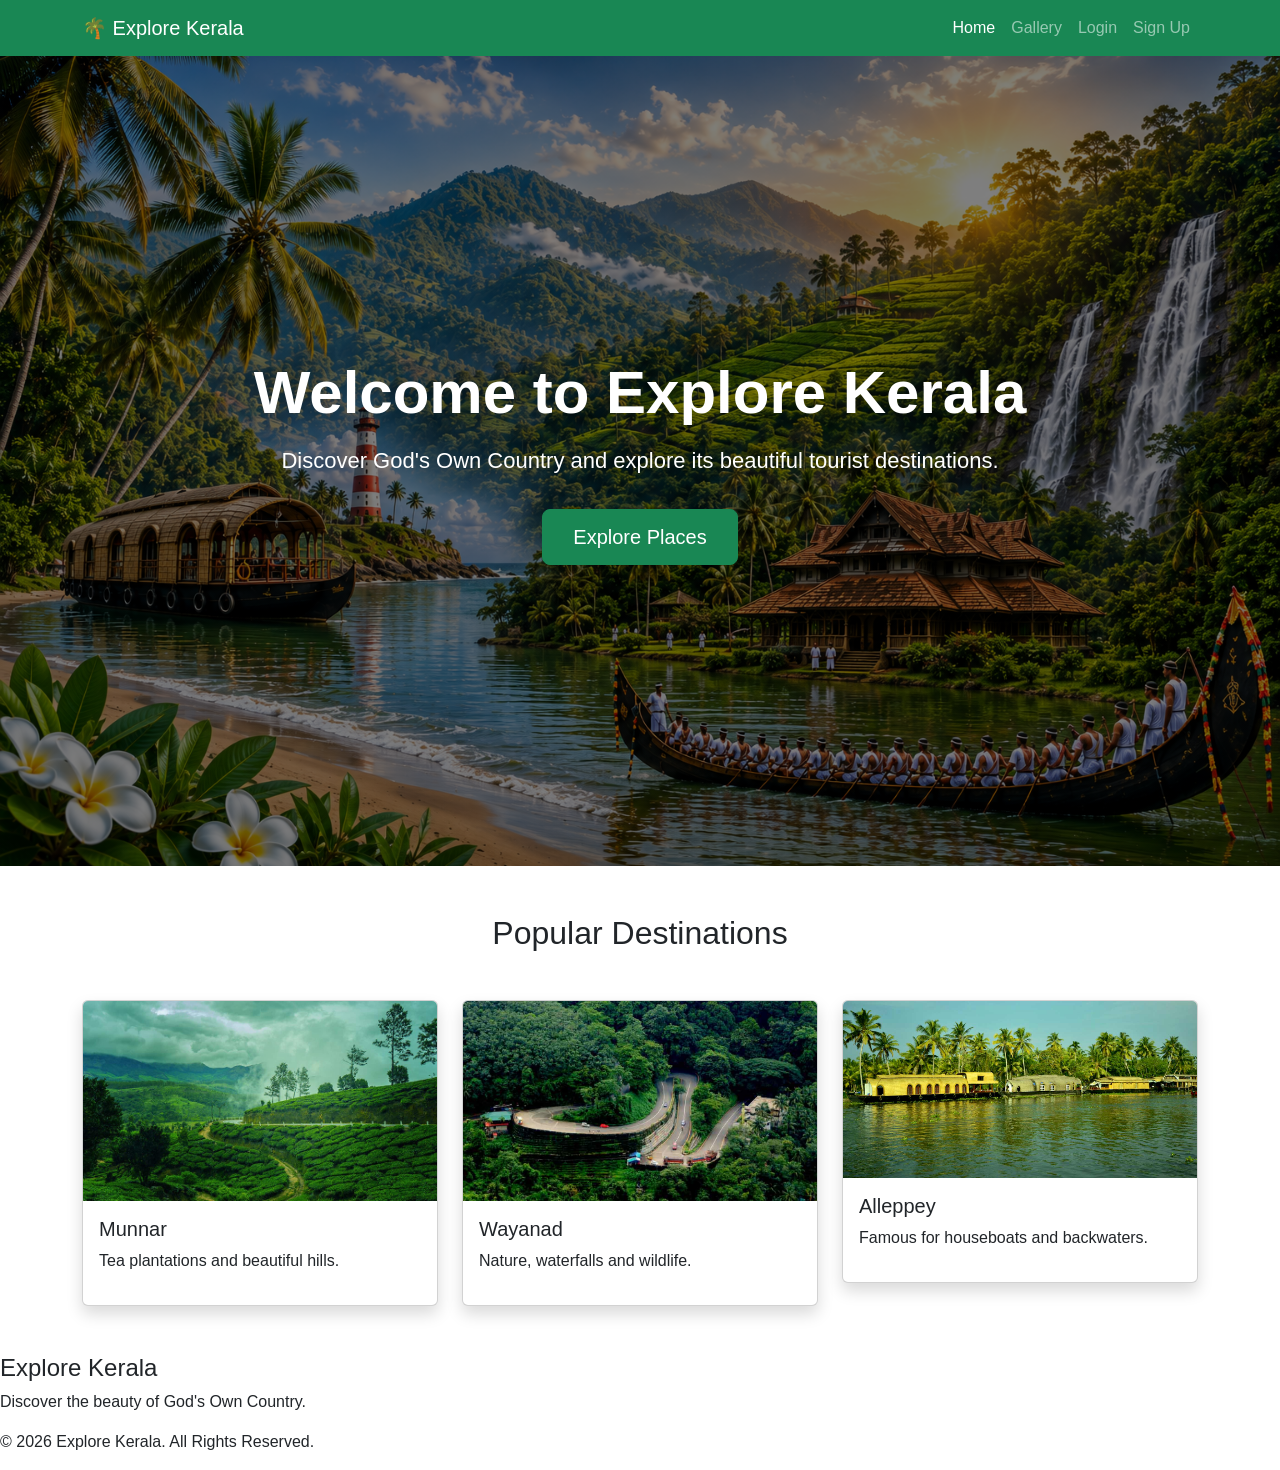
<file: index.html>
<!DOCTYPE html>
<html lang="en">
<head>
    
    <meta charset="UTF-8">
    <meta name="viewport" content="width=device-width, initial-scale=1.0">
    <title>Explore Kerala</title>

    <link href="https://cdn.jsdelivr.net/npm/bootstrap@5.3.7/dist/css/bootstrap.min.css" rel="stylesheet">

    <link rel="stylesheet" href="css/style.css">
    
</head>

<body>
   <nav class="navbar navbar-expand-lg navbar-dark bg-success">
  <div class="container">
    <a class="navbar-brand" href="index.html">🌴 Explore Kerala</a>

    <button class="navbar-toggler" type="button" data-bs-toggle="collapse" data-bs-target="#navbarNav">
      <span class="navbar-toggler-icon"></span>
    </button>

    <div class="collapse navbar-collapse" id="navbarNav">
      <ul class="navbar-nav ms-auto">

        <li class="nav-item">
          <a class="nav-link active" href="index.html">Home</a>
        </li>

        <li class="nav-item">
          <a class="nav-link" href="gallery.html">Gallery</a>
        </li>

        <li class="nav-item">
          <a class="nav-link" href="login.html">Login</a>
        </li>

        <li class="nav-item">
          <a class="nav-link" href="signup.html">Sign Up</a>
        </li>

      </ul>
    </div>
  </div>
</nav>
<section class="hero">

    <div class="hero-content">

        <h1>Welcome to Explore Kerala</h1>

        <p>
            Discover God's Own Country and explore its beautiful tourist destinations.
        </p>

        <a href="gallery.html" class="btn btn-success btn-lg mt-3">
            Explore Places
        </a>

    </div>

</section>

<section class="container my-5">

    <h2 class="text-center mb-5">
        Popular Destinations
    </h2>

    <div class="row">

        <!-- Munnar -->

        <div class="col-md-4">

            <div class="card shadow">

                <img src="images/munnar.jpg" class="card-img-top">

                <div class="card-body">

                    <h5>Munnar</h5>

                    <p>Tea plantations and beautiful hills.</p>

                </div>

            </div>

        </div>

        <!-- Wayanad -->

        <div class="col-md-4">

            <div class="card shadow">

                <img src="images/wayanad.jpg" class="card-img-top">

                <div class="card-body">

                    <h5>Wayanad</h5>

                    <p>Nature, waterfalls and wildlife.</p>

                </div>

            </div>

        </div>

        <!-- Alleppey -->

        <div class="col-md-4">

            <div class="card shadow">

                <img src="images/alleppey.jpg" class="card-img-top">

                <div class="card-body">

                    <h5>Alleppey</h5>

                    <p>Famous for houseboats and backwaters.</p>

                </div>

            </div>

        </div>

    </div>

</section>

    </div>
</section>

<footer>

    <h4>Explore Kerala</h4>

    <p>Discover the beauty of God's Own Country.</p>

    <p>© 2026 Explore Kerala. All Rights Reserved.</p>

</footer>
<script src="https://cdn.jsdelivr.net/npm/bootstrap@5.3.7/dist/js/bootstrap.bundle.min.js"></script>
</body>
</html>
</file>
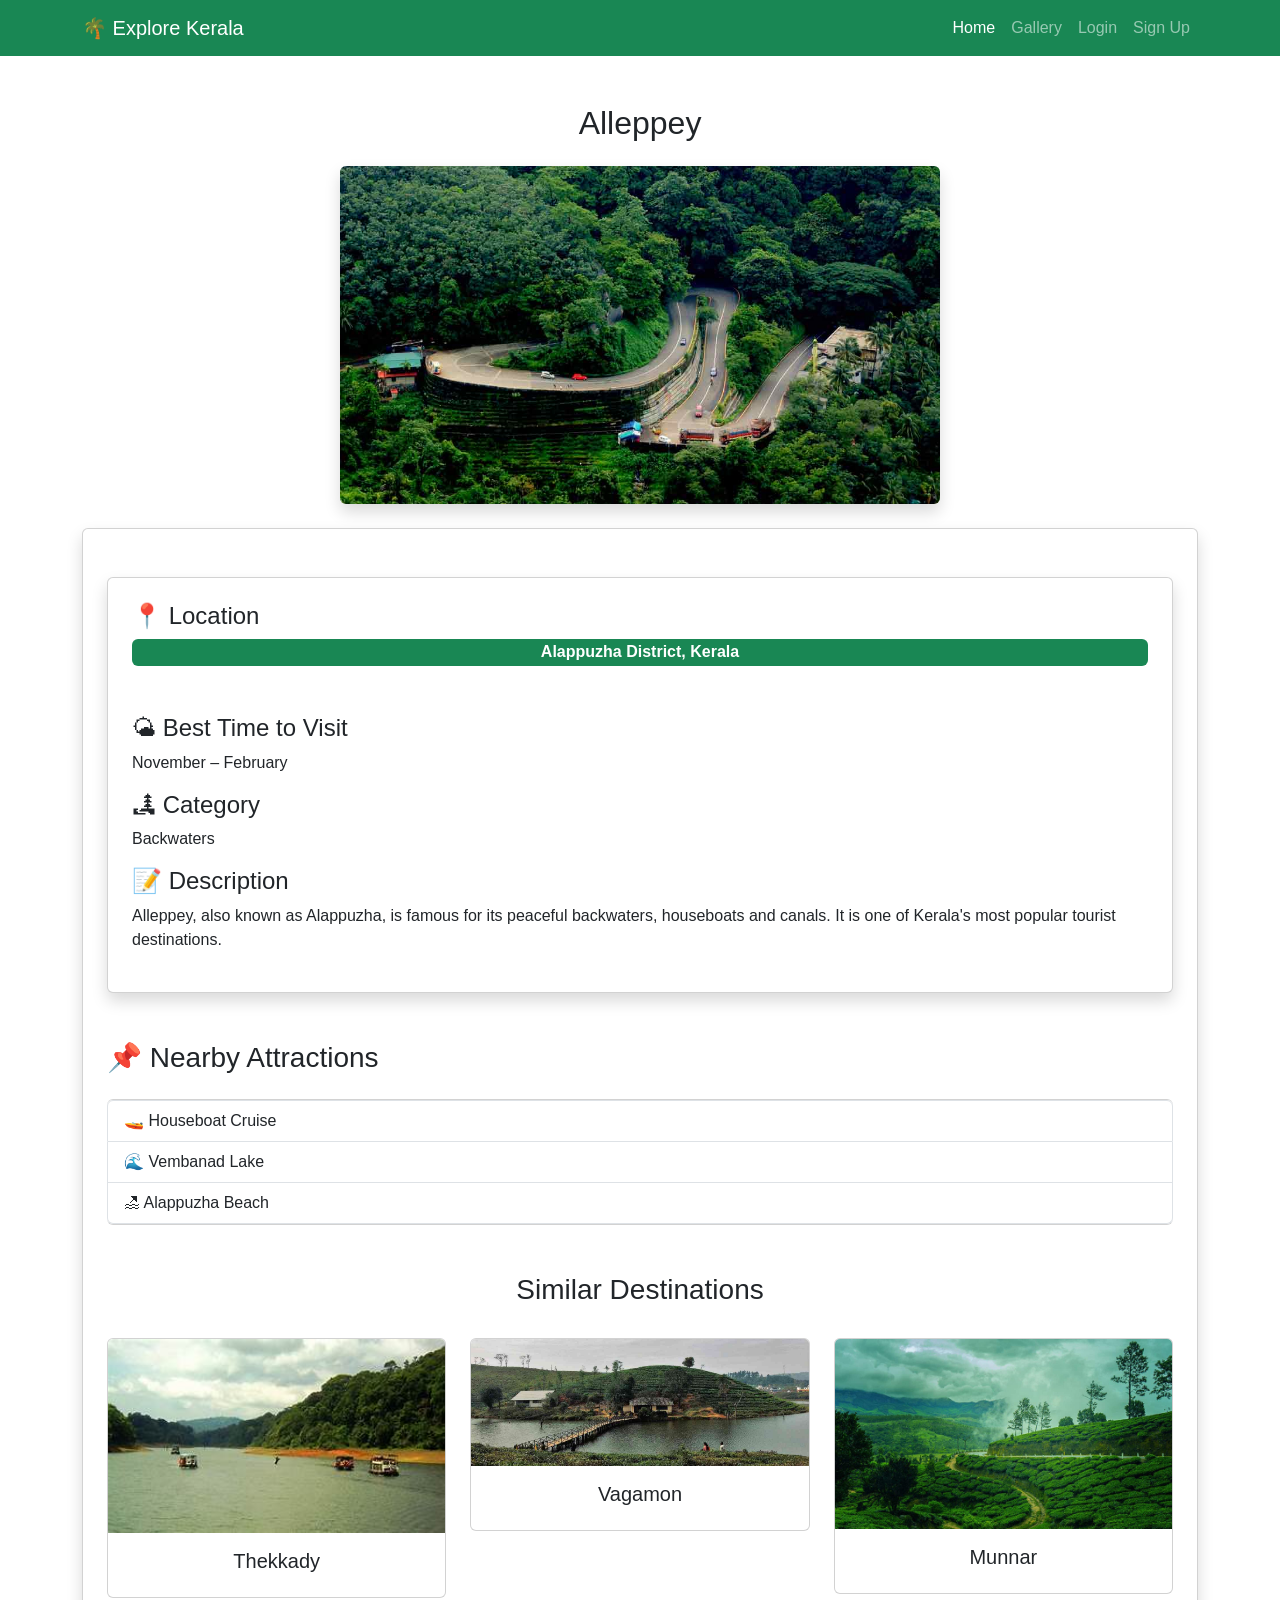
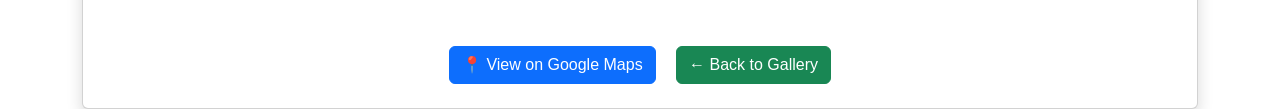
<file: alleppey.html>
<!DOCTYPE html>
<html lang="en">
<head>
  
    <meta charset="UTF-8">
    <meta name="viewport" content="width=device-width, initial-scale=1.0">
    <title>Alleppey</title>

    <link href="https://cdn.jsdelivr.net/npm/bootstrap@5.3.7/dist/css/bootstrap.min.css" rel="stylesheet">
    <link rel="stylesheet" href="css/style.css">

</head>
<body>
  <script src="https://cdn.jsdelivr.net/npm/bootstrap@5.3.7/dist/js/bootstrap.bundle.min.js"></script>
      <nav class="navbar navbar-expand-lg navbar-dark bg-success">
  <div class="container">
    <a class="navbar-brand" href="index.html">🌴 Explore Kerala</a>

    <button class="navbar-toggler" type="button" data-bs-toggle="collapse" data-bs-target="#navbarNav">
      <span class="navbar-toggler-icon"></span>
    </button>

    <div class="collapse navbar-collapse" id="navbarNav">
      <ul class="navbar-nav ms-auto">

        <li class="nav-item">
          <a class="nav-link active" href="index.html">Home</a>
        </li>

        <li class="nav-item">
          <a class="nav-link" href="gallery.html">Gallery</a>
        </li>

        <li class="nav-item">
          <a class="nav-link" href="login.html">Login</a>
        </li>

        <li class="nav-item">
          <a class="nav-link" href="signup.html">Sign Up</a>
        </li>

      </ul>
    </div>
  </div>
</nav>

<div class="container mt-5">

    <h2 class="text-center mb-4">Alleppey</h2>

    <div class="text-center">
        <img src="images/wayanad.jpg" class="img-fluid rounded shadow" width="600" alt="Munnar">
    </div>

   <div class="card shadow p-4 mt-4">

    <div class="card shadow p-4 mt-4">

    <h4>📍 Location</h4>

    <span class="badge bg-success fs-6">
        Alappuzha District, Kerala
    </span>

    <br><br>

    <h4>🌤 Best Time to Visit</h4>

    <p>November – February</p>

    <h4>🏞 Category</h4>

    <p>Backwaters</p>

    <h4>📝 Description</h4>

    <p>
        Alleppey, also known as Alappuzha, is famous for its
        peaceful backwaters, houseboats and canals. It is one of
        Kerala's most popular tourist destinations.
    </p>

</div>

<h3 class="mt-5">📌 Nearby Attractions</h3>

<ul class="list-group mt-3">

    <li class="list-group-item">
        🚤 Houseboat Cruise
    </li>

    <li class="list-group-item">
        🌊 Vembanad Lake
    </li>

    <li class="list-group-item">
        🏖 Alappuzha Beach
    </li>

</ul>

<h3 class="mt-5 text-center">
    Similar Destinations
</h3>

<div class="row mt-4">

    <div class="col-md-4">

        <div class="card">

            <img src="images/thekkady.jpeg" class="card-img-top">

            <div class="card-body text-center">

                <h5>Thekkady</h5>

            </div>

        </div>

    </div>

    <div class="col-md-4">

        <div class="card">

            <img src="images/vagamon.jpg" class="card-img-top">

            <div class="card-body text-center">

                <h5>Vagamon</h5>

            </div>

        </div>

    </div>

    <div class="col-md-4">

        <div class="card">

            <img src="images/munnar.jpg" class="card-img-top">

            <div class="card-body text-center">

                <h5>Munnar</h5>

            </div>

        </div>

    </div>

</div>

<div class="text-center mt-5">

    <a href="https://www.google.com/maps/search/Alleppey,+Kerala"
   target="_blank"
   class="btn btn-primary me-3">
    📍 View on Google Maps
</a>
    <a href="gallery.html"
       class="btn btn-success">

        ← Back to Gallery

    </a>

</div>
</div>
</body>
</html>
</file>
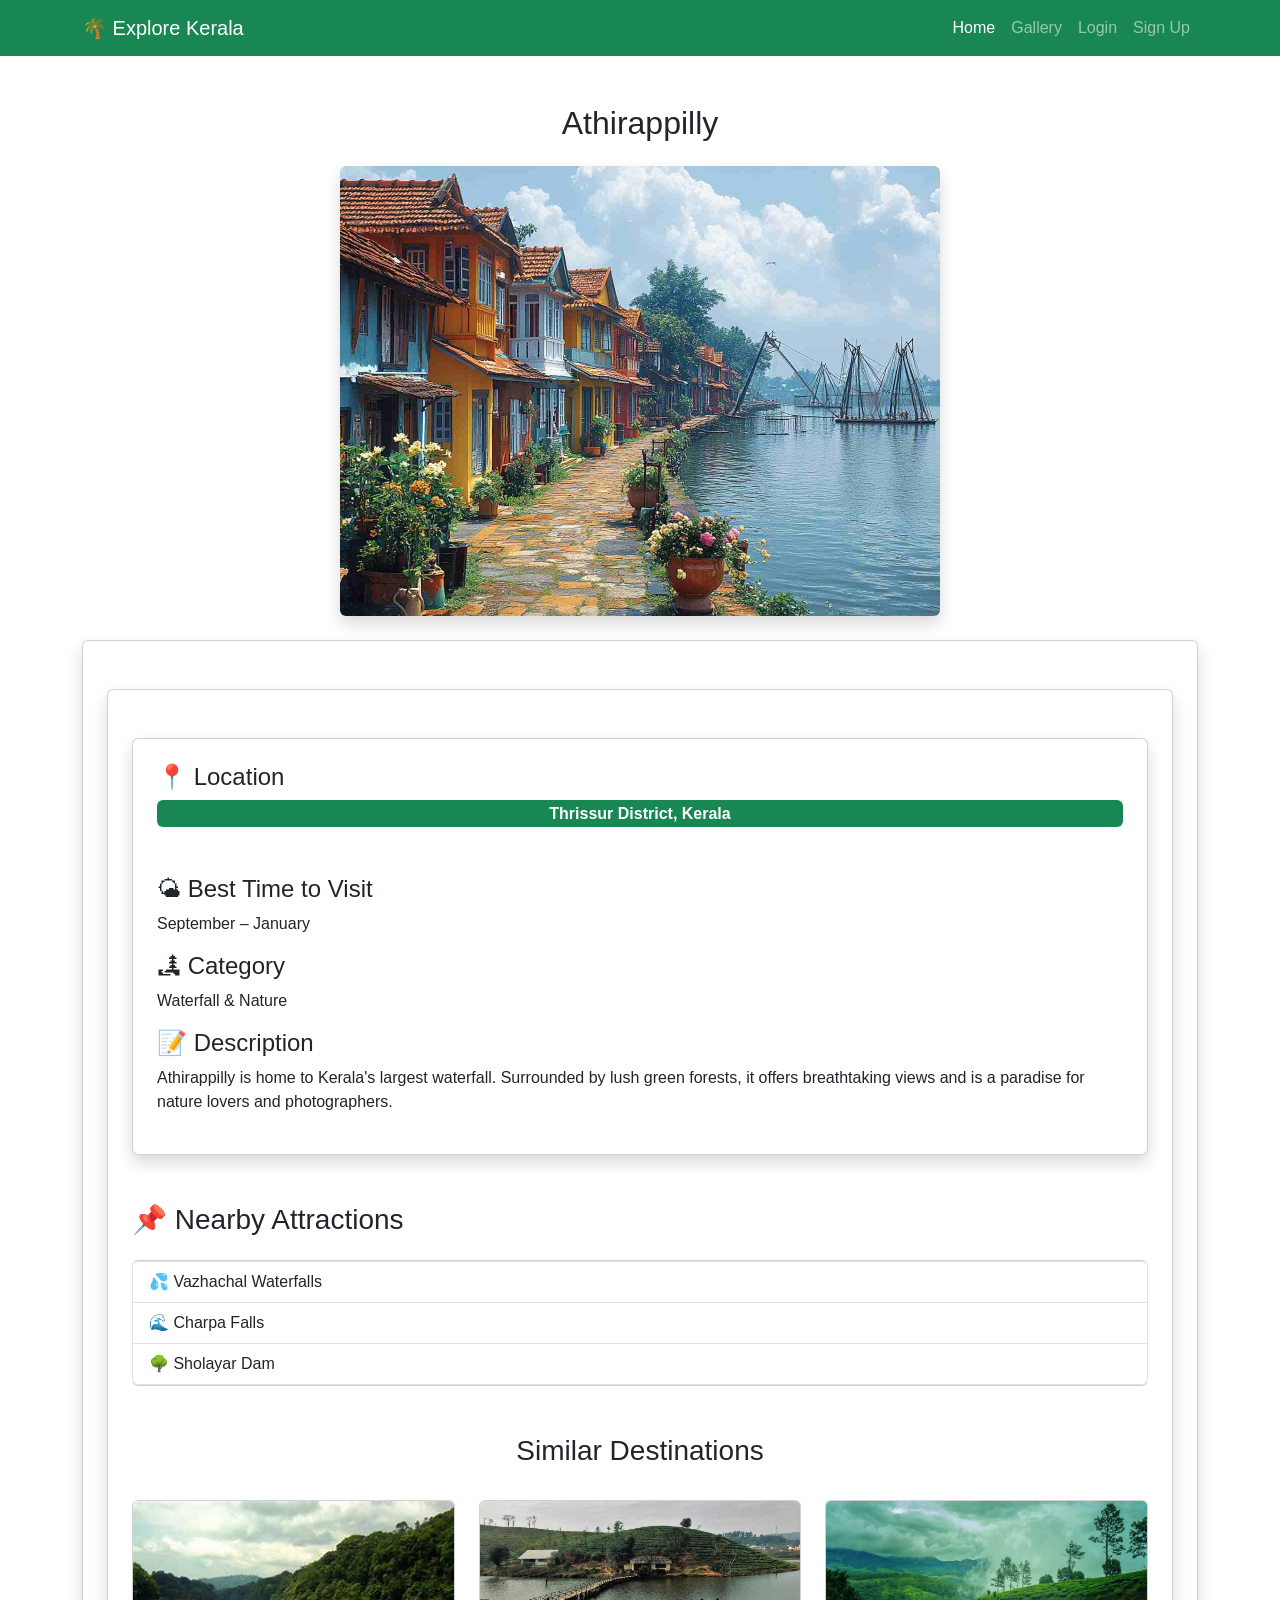
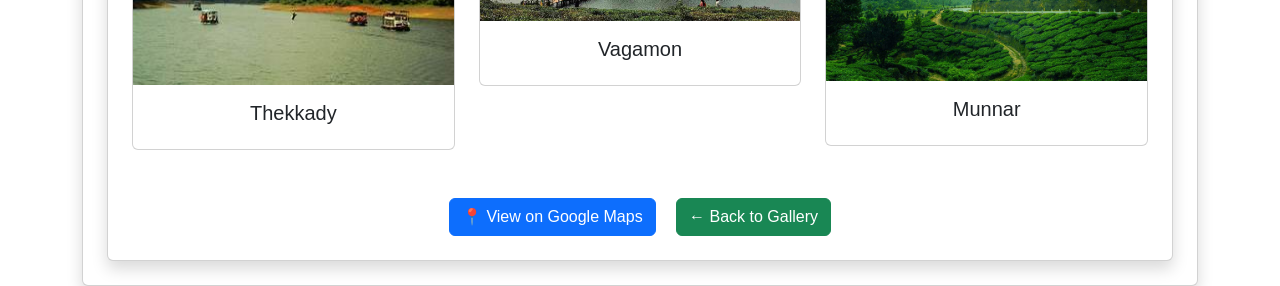
<file: athirappilly.html>
<!DOCTYPE html>
<html lang="en">
<head>
  
    <meta charset="UTF-8">
    <meta name="viewport" content="width=device-width, initial-scale=1.0">
    <title>Athirappilly</title>

    <link href="https://cdn.jsdelivr.net/npm/bootstrap@5.3.7/dist/css/bootstrap.min.css" rel="stylesheet">
    <link rel="stylesheet" href="css/style.css">

</head>
<body>
  <script src="https://cdn.jsdelivr.net/npm/bootstrap@5.3.7/dist/js/bootstrap.bundle.min.js"></script>
      <nav class="navbar navbar-expand-lg navbar-dark bg-success">
  <div class="container">
    <a class="navbar-brand" href="index.html">🌴 Explore Kerala</a>

    <button class="navbar-toggler" type="button" data-bs-toggle="collapse" data-bs-target="#navbarNav">
      <span class="navbar-toggler-icon"></span>
    </button>

    <div class="collapse navbar-collapse" id="navbarNav">
      <ul class="navbar-nav ms-auto">

        <li class="nav-item">
          <a class="nav-link active" href="index.html">Home</a>
        </li>

        <li class="nav-item">
          <a class="nav-link" href="gallery.html">Gallery</a>
        </li>

        <li class="nav-item">
          <a class="nav-link" href="login.html">Login</a>
        </li>

        <li class="nav-item">
          <a class="nav-link" href="signup.html">Sign Up</a>
        </li>

      </ul>
    </div>
  </div>
</nav>

<div class="container mt-5">

    <h2 class="text-center mb-4">Athirappilly</h2>

    <div class="text-center">
        <img src="images/fortkochi.jpg" class="img-fluid rounded shadow" width="600" alt="Munnar">
    </div>

     <div class="card shadow p-4 mt-4">

    <div class="card shadow p-4 mt-4">

  <div class="card shadow p-4 mt-4">

    <h4>📍 Location</h4>

    <span class="badge bg-success fs-6">
        Thrissur District, Kerala
    </span>

    <br><br>

    <h4>🌤 Best Time to Visit</h4>
    <p>September – January</p>

    <h4>🏞 Category</h4>
    <p>Waterfall & Nature</p>

    <h4>📝 Description</h4>

    <p>
        Athirappilly is home to Kerala's largest waterfall.
        Surrounded by lush green forests, it offers breathtaking
        views and is a paradise for nature lovers and photographers.
    </p>

</div>

<h3 class="mt-5">📌 Nearby Attractions</h3>

<ul class="list-group mt-3">

    <li class="list-group-item">
        💦 Vazhachal Waterfalls
    </li>

    <li class="list-group-item">
        🌊 Charpa Falls
    </li>

    <li class="list-group-item">
        🌳 Sholayar Dam
    </li>

</ul>
<h3 class="mt-5 text-center">
    Similar Destinations
</h3>

<div class="row mt-4">

    <div class="col-md-4">

        <div class="card">

            <img src="images/thekkady.jpeg" class="card-img-top">

            <div class="card-body text-center">

                <h5>Thekkady</h5>

            </div>

        </div>

    </div>

    <div class="col-md-4">

        <div class="card">

            <img src="images/vagamon.jpg" class="card-img-top">

            <div class="card-body text-center">

                <h5>Vagamon</h5>

            </div>

        </div>

    </div>

    <div class="col-md-4">

        <div class="card">

            <img src="images/munnar.jpg" class="card-img-top">

            <div class="card-body text-center">

                <h5>Munnar</h5>

            </div>

        </div>

    </div>

</div>

<div class="text-center mt-5">

    <a href="https://www.google.com/maps/search/Athirappilly+Waterfalls,+Kerala"
   target="_blank"
   class="btn btn-primary me-3">

   📍 View on Google Maps

</a>

    <a href="gallery.html"
       class="btn btn-success">

        ← Back to Gallery

    </a>

</div>
</div>
</body>
</html>
</file>
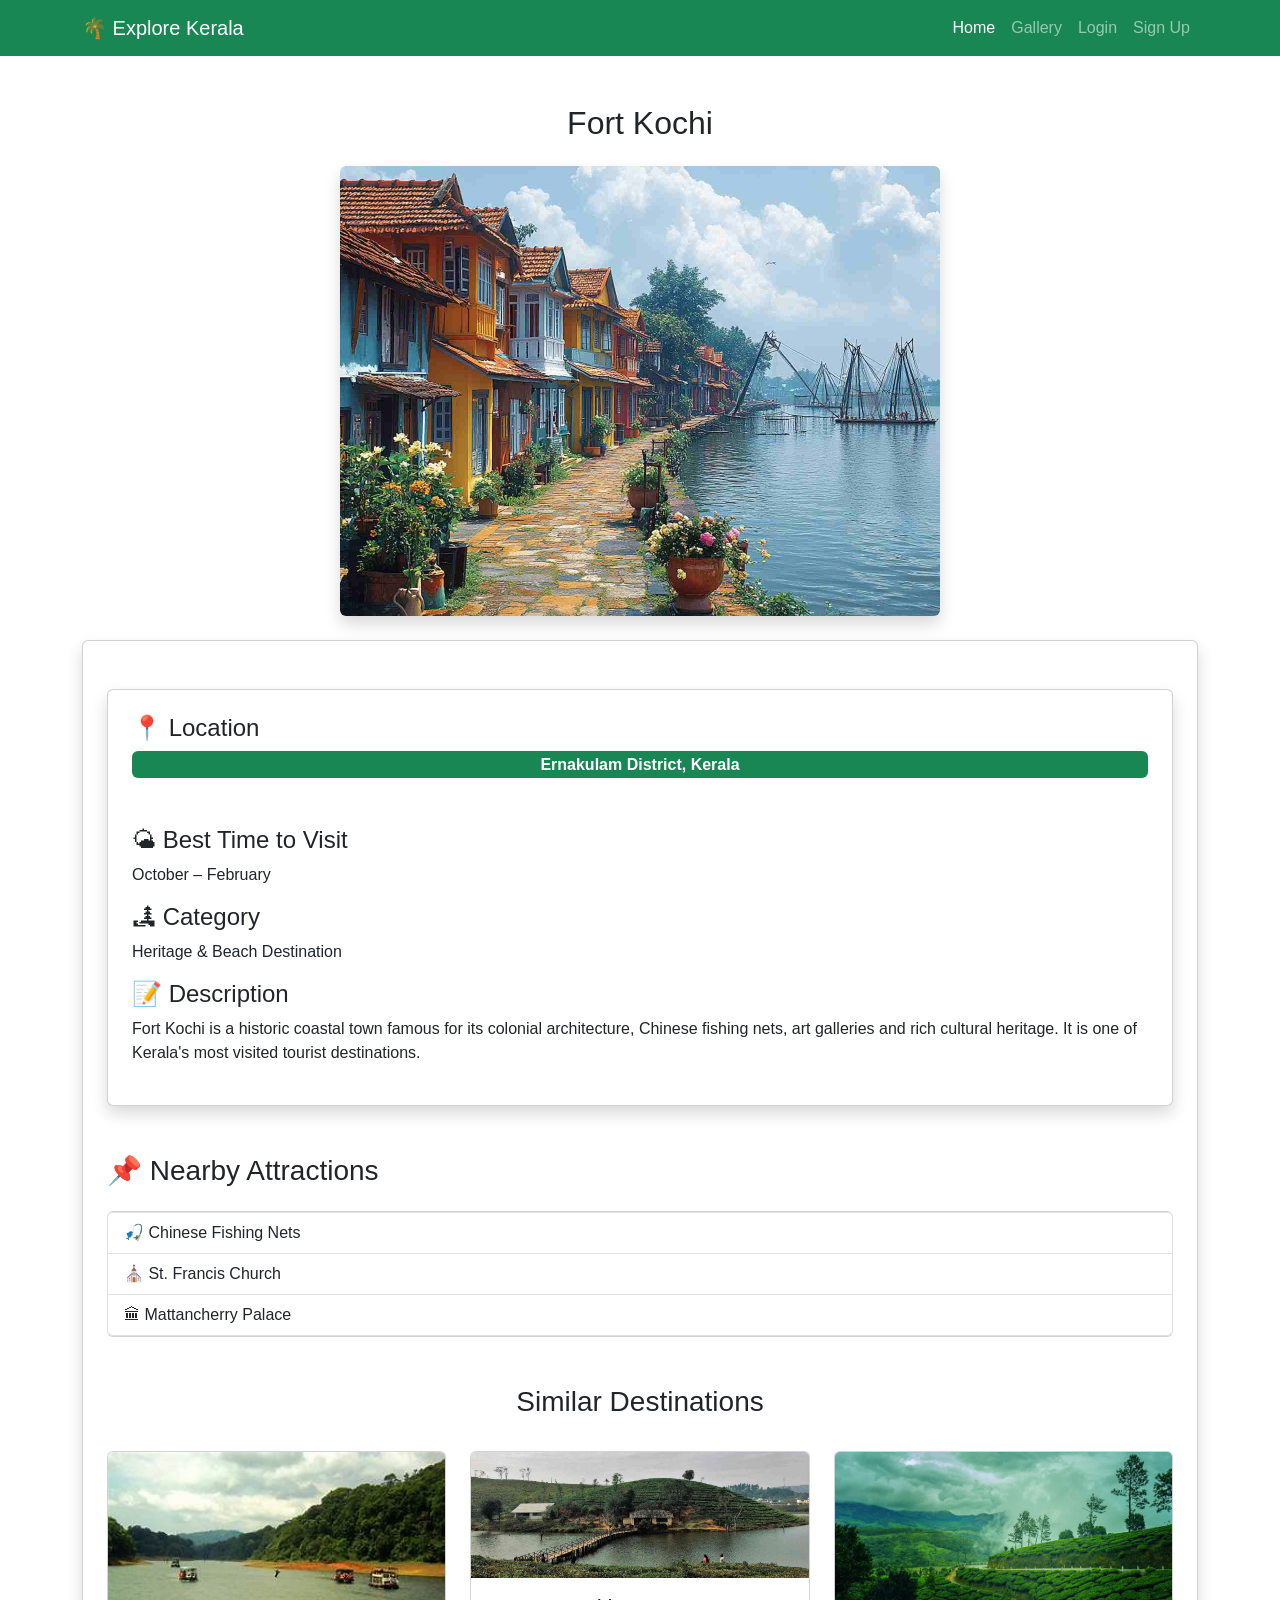
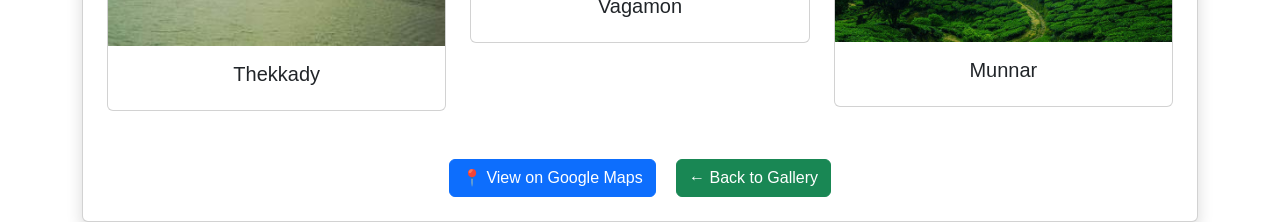
<file: fortkochi.html>
<!DOCTYPE html>
<html lang="en">
<head>
  
    <meta charset="UTF-8">
    <meta name="viewport" content="width=device-width, initial-scale=1.0">
    <title>Fort Kochi</title>

    <link href="https://cdn.jsdelivr.net/npm/bootstrap@5.3.7/dist/css/bootstrap.min.css" rel="stylesheet">
    <link rel="stylesheet" href="css/style.css">

</head>
<body>
  <script src="https://cdn.jsdelivr.net/npm/bootstrap@5.3.7/dist/js/bootstrap.bundle.min.js"></script>
      <nav class="navbar navbar-expand-lg navbar-dark bg-success">
  <div class="container">
    <a class="navbar-brand" href="index.html">🌴 Explore Kerala</a>

    <button class="navbar-toggler" type="button" data-bs-toggle="collapse" data-bs-target="#navbarNav">
      <span class="navbar-toggler-icon"></span>
    </button>

    <div class="collapse navbar-collapse" id="navbarNav">
      <ul class="navbar-nav ms-auto">

        <li class="nav-item">
          <a class="nav-link active" href="index.html">Home</a>
        </li>

        <li class="nav-item">
          <a class="nav-link" href="gallery.html">Gallery</a>
        </li>

        <li class="nav-item">
          <a class="nav-link" href="login.html">Login</a>
        </li>

        <li class="nav-item">
          <a class="nav-link" href="signup.html">Sign Up</a>
        </li>

      </ul>
    </div>
  </div>
</nav>

<div class="container mt-5">

    <h2 class="text-center mb-4">Fort Kochi</h2>

    <div class="text-center">
        <img src="images/fortkochi.jpg" class="img-fluid rounded shadow" width="600" alt="Munnar">
    </div>

     <div class="card shadow p-4 mt-4">

    <div class="card shadow p-4 mt-4">

    <h4>📍 Location</h4>

    <span class="badge bg-success fs-6">
        Ernakulam District, Kerala
    </span>

    <br><br>

    <h4>🌤 Best Time to Visit</h4>
    <p>October – February</p>

    <h4>🏞 Category</h4>
    <p>Heritage & Beach Destination</p>

    <h4>📝 Description</h4>

    <p>
        Fort Kochi is a historic coastal town famous for its colonial
        architecture, Chinese fishing nets, art galleries and rich
        cultural heritage. It is one of Kerala's most visited tourist
        destinations.
    </p>

</div>

<h3 class="mt-5">📌 Nearby Attractions</h3>

<ul class="list-group mt-3">

    <li class="list-group-item">
        🎣 Chinese Fishing Nets
    </li>

    <li class="list-group-item">
        ⛪ St. Francis Church
    </li>

    <li class="list-group-item">
        🏛 Mattancherry Palace
    </li>

</ul>
<h3 class="mt-5 text-center">
    Similar Destinations
</h3>

<div class="row mt-4">

    <div class="col-md-4">

        <div class="card">

            <img src="images/thekkady.jpeg" class="card-img-top">

            <div class="card-body text-center">

                <h5>Thekkady</h5>

            </div>

        </div>

    </div>

    <div class="col-md-4">

        <div class="card">

            <img src="images/vagamon.jpg" class="card-img-top">

            <div class="card-body text-center">

                <h5>Vagamon</h5>

            </div>

        </div>

    </div>

    <div class="col-md-4">

        <div class="card">

            <img src="images/munnar.jpg" class="card-img-top">

            <div class="card-body text-center">

                <h5>Munnar</h5>

            </div>

        </div>

    </div>

</div>

<div class="text-center mt-5">

    <a href="https://www.google.com/maps/search/Fort+Kochi,+Kerala"
   target="_blank"
   class="btn btn-primary me-3">
    📍 View on Google Maps
</a>
    <a href="gallery.html"
       class="btn btn-success">

        ← Back to Gallery

    </a>

</div>
</div>
</body>
</html>
</file>
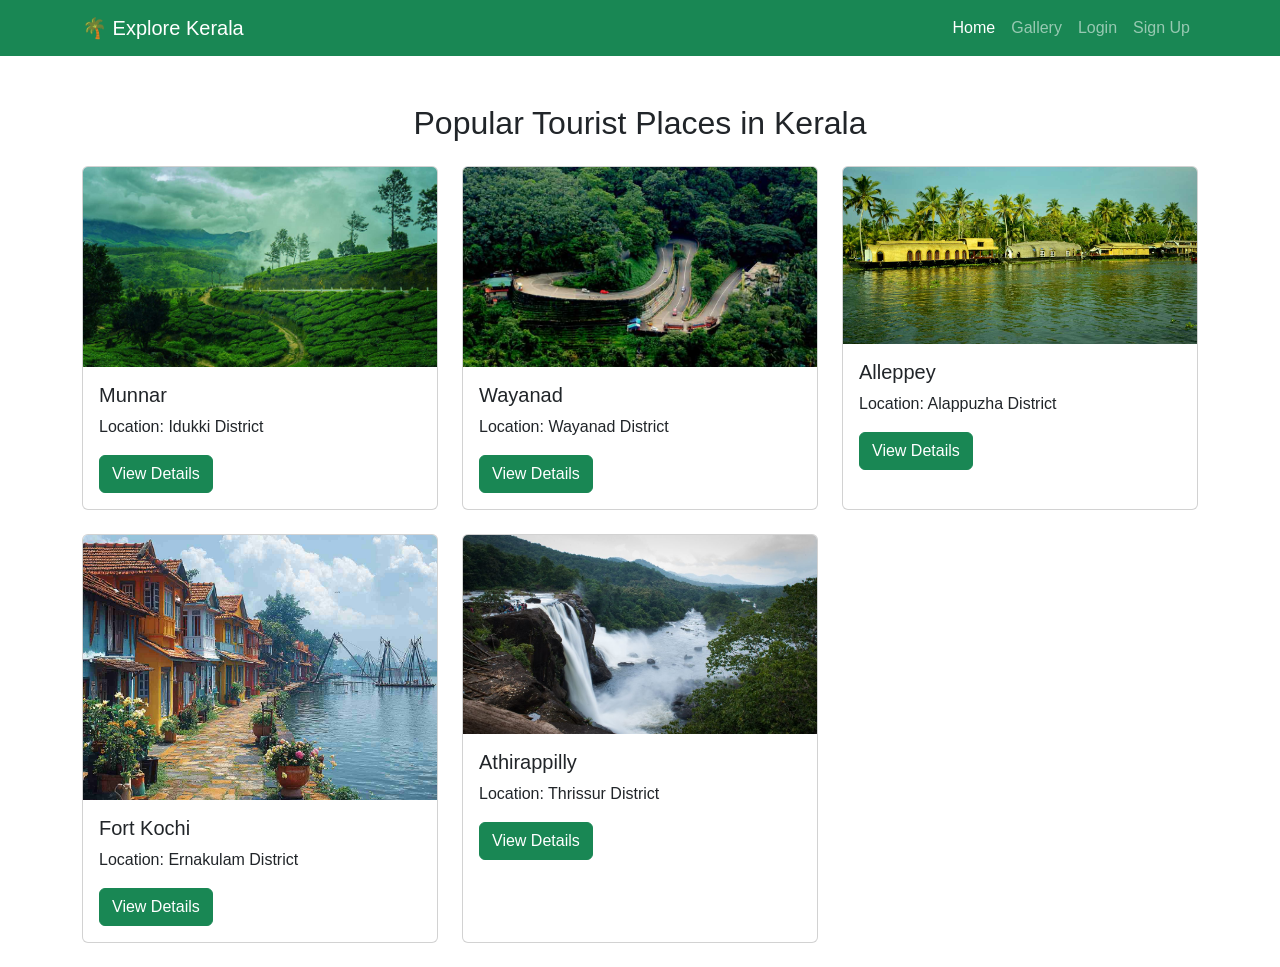
<file: gallery.html>
<!DOCTYPE html>
<html lang="en">
<head>
    <meta charset="UTF-8">
    <meta name="viewport" content="width=device-width, initial-scale=1.0">
    <title>Tourist Places Gallery</title>

    <link href="https://cdn.jsdelivr.net/npm/bootstrap@5.3.7/dist/css/bootstrap.min.css" rel="stylesheet">
    <link rel="stylesheet" href="css/style.css">
</head>
<body>
     <nav class="navbar navbar-expand-lg navbar-dark bg-success">
  <div class="container">
    <a class="navbar-brand" href="index.html">🌴 Explore Kerala</a>

    <button class="navbar-toggler" type="button" data-bs-toggle="collapse" data-bs-target="#navbarNav">
      <span class="navbar-toggler-icon"></span>
    </button>

    <div class="collapse navbar-collapse" id="navbarNav">
      <ul class="navbar-nav ms-auto">

        <li class="nav-item">
          <a class="nav-link active" href="index.html">Home</a>
        </li>

        <li class="nav-item">
          <a class="nav-link" href="gallery.html">Gallery</a>
        </li>

        <li class="nav-item">
          <a class="nav-link" href="login.html">Login</a>
        </li>

        <li class="nav-item">
          <a class="nav-link" href="signup.html">Sign Up</a>
        </li>

      </ul>
    </div>
  </div>
</nav>
<div class="container mt-5">
    <h2 class="text-center mb-4">Popular Tourist Places in Kerala</h2>
    <div class="row"><div class="col-md-4 mb-4">
    <div class="card h-100">

        <img src="images/munnar.jpg" class="card-img-top" alt="Munnar">

        <div class="card-body">

            <h5 class="card-title">Munnar</h5>

            <p class="card-text">
                Location: Idukki District
            </p>

            <a href="munnar.html" class="btn btn-success">
                View Details
            </a>

        </div>

    </div>
</div> 


<div class="col-md-4 mb-4">
    <div class="card h-100">

        <img src="images/wayanad.jpg" class="card-img-top" alt="Wayanad">

        <div class="card-body">

            <h5 class="card-title">Wayanad</h5>

            <p class="card-text">
                Location: Wayanad District
            </p>

            <a href="wayanad.html" class="btn btn-success">
                View Details
            </a>

        </div>

    </div>
</div>
<div class="col-md-4 mb-4">
    <div class="card h-100">

        <img src="images/alleppey.jpg" class="card-img-top" alt="Alleppey">

        <div class="card-body">

            <h5 class="card-title">Alleppey</h5>

            <p class="card-text">
                Location: Alappuzha District
            </p>

            <a href="alleppey.html" class="btn btn-success">
                View Details
            </a>

        </div>

    </div>
</div>

<div class="col-md-4 mb-4">
    <div class="card h-100">

        <img src="images/fortkochi.jpg" class="card-img-top" alt="Fort Kochi">

        <div class="card-body">

            <h5 class="card-title">Fort Kochi</h5>

            <p class="card-text">
                Location: Ernakulam District
            </p>

            <a href="fortkochi.html" class="btn btn-success">
                View Details
            </a>

        </div>

    </div>
</div>

<div class="col-md-4 mb-4">
    <div class="card h-100">

        <img src="images/athirappilly.jpg" class="card-img-top" alt="Athirappilly">

        <div class="card-body">

            <h5 class="card-title">Athirappilly</h5>

            <p class="card-text">
                Location: Thrissur District
            </p>

            <a href="athirappilly.html" class="btn btn-success">
                View Details
            </a>

        </div>

    </div>
</div>

</div>
</div>
   <script src="https://cdn.jsdelivr.net/npm/bootstrap@5.3.7/dist/js/bootstrap.bundle.min.js"></script> 
</body>
</html>
</file>
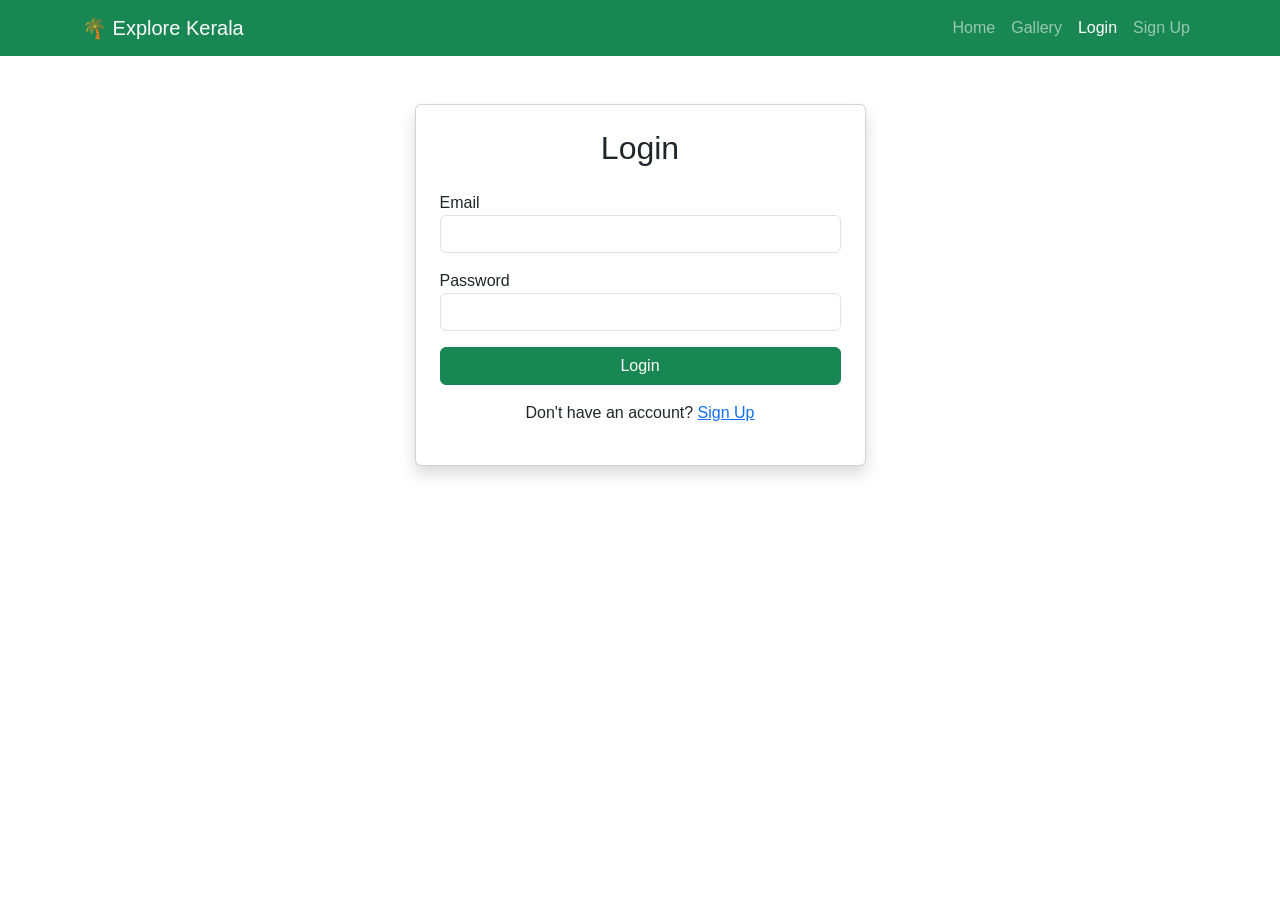
<file: login.html>
<!DOCTYPE html>
<html lang="en">
<head>
    <meta charset="UTF-8">
    <meta name="viewport" content="width=device-width, initial-scale=1.0">
    <title>Login - Explore Kerala</title>

    <link href="https://cdn.jsdelivr.net/npm/bootstrap@5.3.7/dist/css/bootstrap.min.css" rel="stylesheet">
    <link rel="stylesheet" href="css/style.css">
</head>
<body>

<!-- Navbar -->

<nav class="navbar navbar-expand-lg navbar-dark bg-success">
    <div class="container">
        <a class="navbar-brand" href="index.html">🌴 Explore Kerala</a>

        <div class="navbar-nav ms-auto">
            <a class="nav-link" href="index.html">Home</a>
            <a class="nav-link" href="gallery.html">Gallery</a>
            <a class="nav-link active" href="login.html">Login</a>
            <a class="nav-link" href="signup.html">Sign Up</a>
        </div>
    </div>
</nav>

<!-- Login Form -->

<div class="container mt-5">

    <div class="row justify-content-center">

        <div class="col-md-5">

            <div class="card shadow p-4">

                <h2 class="text-center mb-4">Login</h2>

                <form>

                    <div class="mb-3">
                        <label>Email</label>
                        <input type="email" class="form-control">
                    </div>

                    <div class="mb-3">
                        <label>Password</label>
                        <input type="password" class="form-control">
                    </div>

                    <button class="btn btn-success w-100">
                        Login
                    </button>

                </form>

                <p class="text-center mt-3">
                    Don't have an account?
                    <a href="signup.html">Sign Up</a>
                </p>

            </div>

        </div>

    </div>

</div>

<script src="https://cdn.jsdelivr.net/npm/bootstrap@5.3.7/dist/js/bootstrap.bundle.min.js"></script>

</body>
</html>
</file>
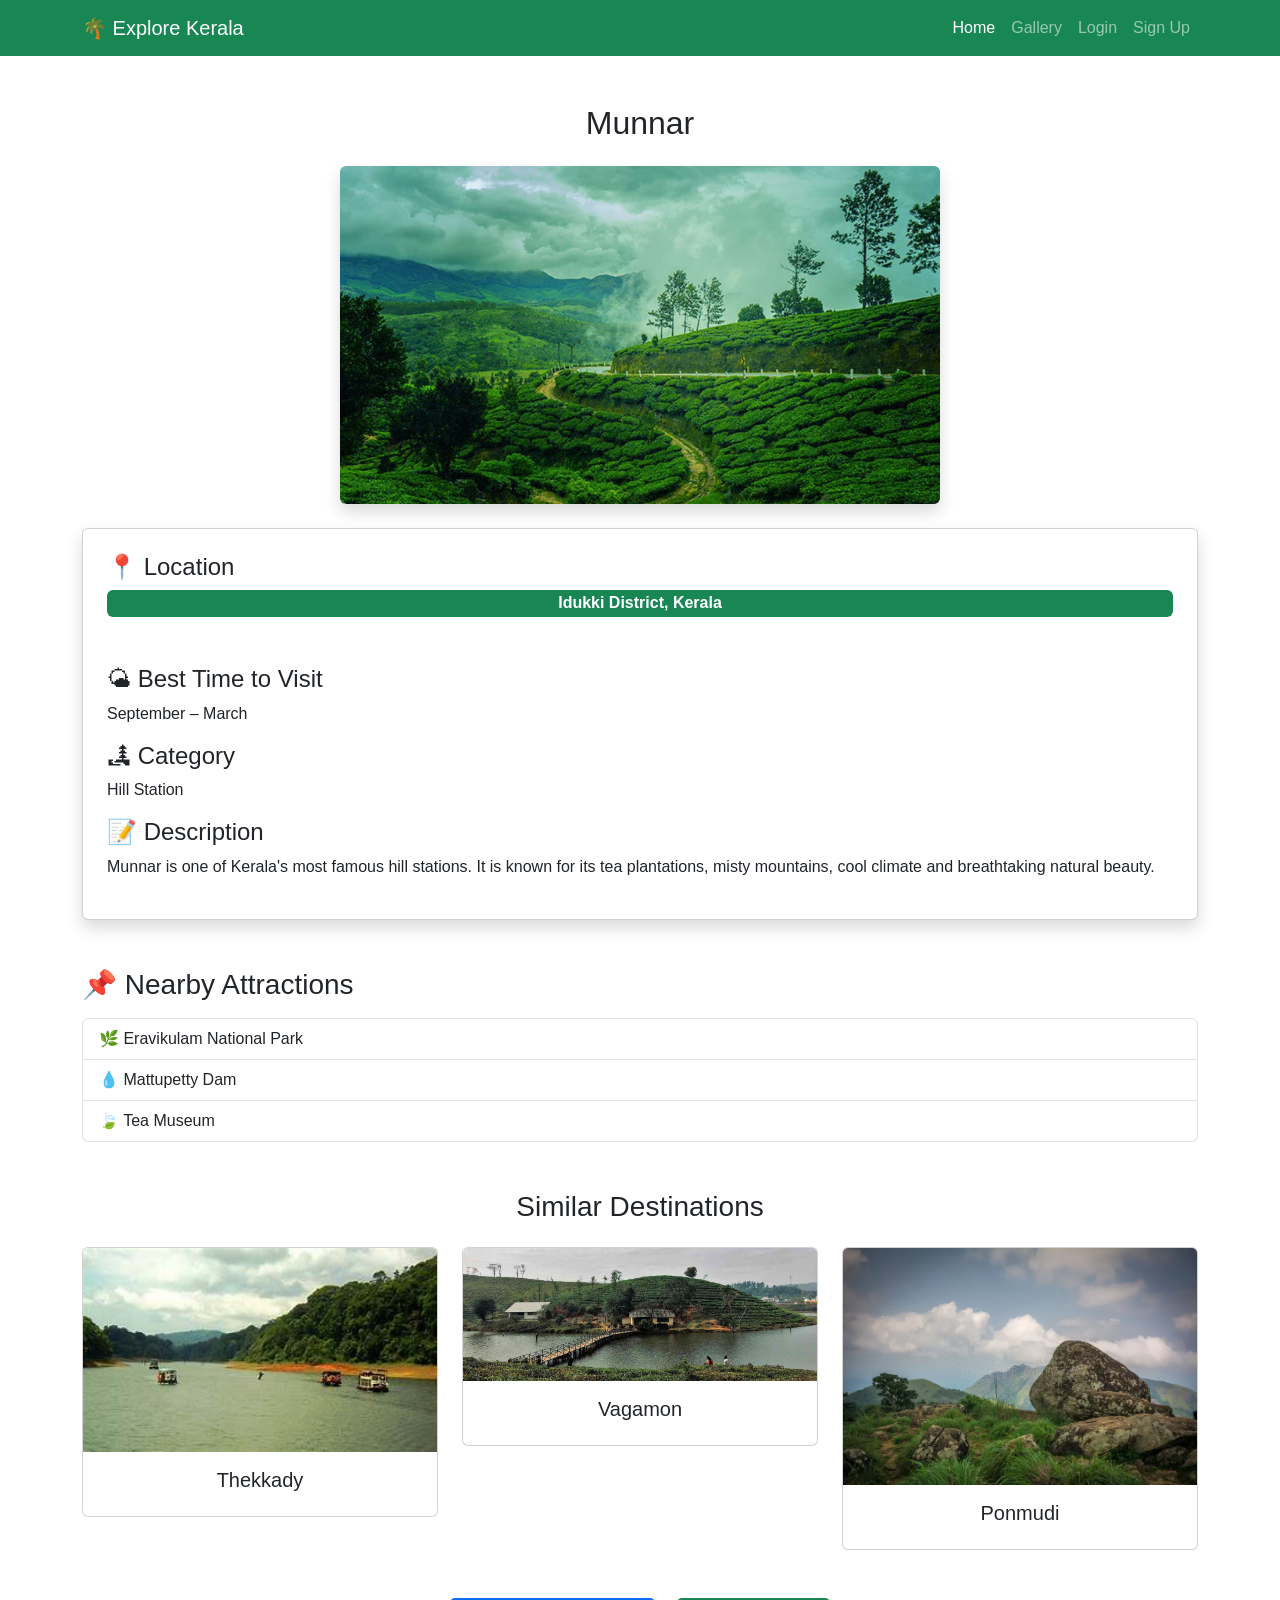
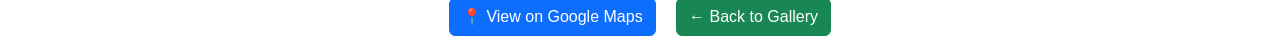
<file: munnar.html>
<!DOCTYPE html>
<html lang="en">
<head>
  
    <meta charset="UTF-8">
    <meta name="viewport" content="width=device-width, initial-scale=1.0">
    <title>Munnar</title>

    <link href="https://cdn.jsdelivr.net/npm/bootstrap@5.3.7/dist/css/bootstrap.min.css" rel="stylesheet">
    <link rel="stylesheet" href="css/style.css">

</head>
<body>
  <script src="https://cdn.jsdelivr.net/npm/bootstrap@5.3.7/dist/js/bootstrap.bundle.min.js"></script>
      <nav class="navbar navbar-expand-lg navbar-dark bg-success">
  <div class="container">
    <a class="navbar-brand" href="index.html">🌴 Explore Kerala</a>

    <button class="navbar-toggler" type="button" data-bs-toggle="collapse" data-bs-target="#navbarNav">
      <span class="navbar-toggler-icon"></span>
    </button>

    <div class="collapse navbar-collapse" id="navbarNav">
      <ul class="navbar-nav ms-auto">

        <li class="nav-item">
          <a class="nav-link active" href="index.html">Home</a>
        </li>

        <li class="nav-item">
          <a class="nav-link" href="gallery.html">Gallery</a>
        </li>

        <li class="nav-item">
          <a class="nav-link" href="login.html">Login</a>
        </li>

        <li class="nav-item">
          <a class="nav-link" href="signup.html">Sign Up</a>
        </li>

      </ul>
    </div>
  </div>
</nav>

<div class="container mt-5">

    <h2 class="text-center mb-4">Munnar</h2>

    <div class="text-center">
        <img src="images/munnar.jpg" class="img-fluid rounded shadow" width="600" alt="Munnar">
    </div>

   <div class="card shadow p-4 mt-4">

    <h4>📍 Location</h4>
    <span class="badge bg-success fs-6">
        Idukki District, Kerala
    </span>

    <br><br>

    <h4>🌤 Best Time to Visit</h4>
    <p>September – March</p>

    <h4>🏞 Category</h4>
    <p>Hill Station</p>

    <h4>📝 Description</h4>

    <p>
        Munnar is one of Kerala's most famous hill stations.
        It is known for its tea plantations, misty mountains,
        cool climate and breathtaking natural beauty.
    </p>

</div>

<h3 class="mt-5">📌 Nearby Attractions</h3>

<ul class="list-group mt-3">

    <li class="list-group-item">
        🌿 Eravikulam National Park
    </li>

    <li class="list-group-item">
        💧 Mattupetty Dam
    </li>

    <li class="list-group-item">
        🍃 Tea Museum
    </li>

</ul>

<h3 class="mt-5 text-center">
    Similar Destinations
</h3>

<div class="row mt-4">

    <div class="col-md-4">

        <div class="card">

            <img src="images/thekkady.jpeg" class="card-img-top">

            <div class="card-body text-center">

                <h5>Thekkady</h5>

            </div>

        </div>

    </div>

    <div class="col-md-4">

        <div class="card">

            <img src="images/vagamon.jpg" class="card-img-top">

            <div class="card-body text-center">

                <h5>Vagamon</h5>

            </div>

        </div>

    </div>

    <div class="col-md-4">

        <div class="card">

            <img src="images/ponmudi.webp" class="card-img-top">

            <div class="card-body text-center">

                <h5>Ponmudi</h5>

            </div>

        </div>

    </div>

</div>

<div class="text-center mt-5">

    <a href="https://www.google.com/maps/search/Munnar"
       target="_blank"
       class="btn btn-primary me-3">

        📍 View on Google Maps

    </a>

    <a href="gallery.html"
       class="btn btn-success">

        ← Back to Gallery

    </a>

</div>
</div>
</body>
</html>
</file>
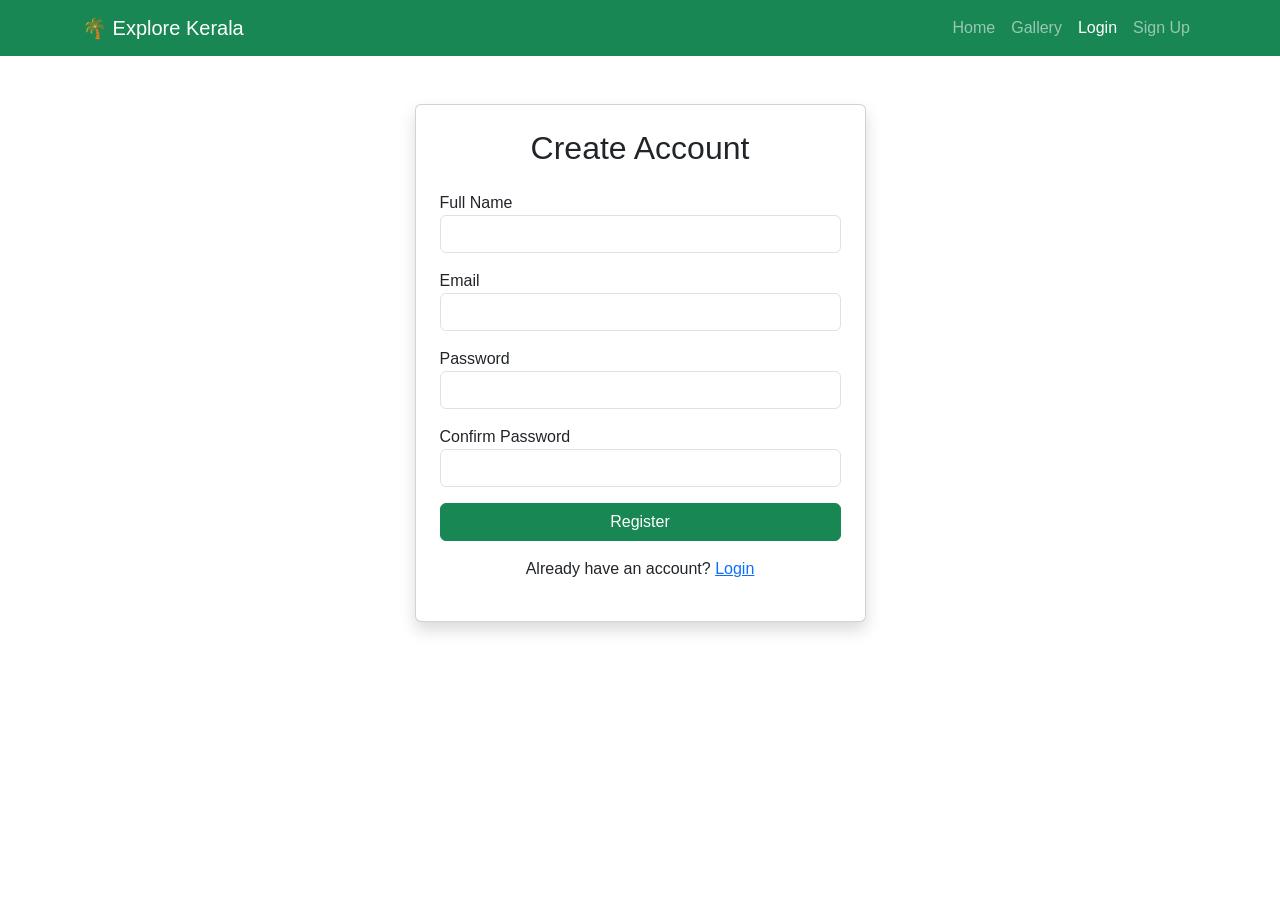
<file: signup.html>
<!DOCTYPE html>
<html lang="en">
<head>
    <meta charset="UTF-8">
    <meta name="viewport" content="width=device-width, initial-scale=1.0">
    <title>Login - Explore Kerala</title>

    <link href="https://cdn.jsdelivr.net/npm/bootstrap@5.3.7/dist/css/bootstrap.min.css" rel="stylesheet">
    <link rel="stylesheet" href="css/style.css">
</head>
<body>

<!-- Navbar -->

<nav class="navbar navbar-expand-lg navbar-dark bg-success">
    <div class="container">
        <a class="navbar-brand" href="index.html">🌴 Explore Kerala</a>

        <div class="navbar-nav ms-auto">
            <a class="nav-link" href="index.html">Home</a>
            <a class="nav-link" href="gallery.html">Gallery</a>
            <a class="nav-link active" href="login.html">Login</a>
            <a class="nav-link" href="signup.html">Sign Up</a>
        </div>
    </div>
</nav>

<!-- Login Form -->

<div class="container mt-5">

    <div class="row justify-content-center">

        <div class="col-md-5">

            <div class="card shadow p-4">
                <h2 class="text-center mb-4">Create Account</h2>

                <form>

    <div class="mb-3">
        <label>Full Name</label>
        <input type="text" class="form-control">
    </div>

    <div class="mb-3">
        <label>Email</label>
        <input type="email" class="form-control">
    </div>

    <div class="mb-3">
        <label>Password</label>
        <input type="password" class="form-control">
    </div>

    <div class="mb-3">
        <label>Confirm Password</label>
        <input type="password" class="form-control">
    </div>

    <button class="btn btn-success w-100">
        Register
    </button>

</form>

                <p class="text-center mt-3">
                 Already have an account?
                 <a href="login.html">Login</a>

                </p>

            </div>

        </div>

    </div>

</div>

<script src="https://cdn.jsdelivr.net/npm/bootstrap@5.3.7/dist/js/bootstrap.bundle.min.js"></script>

</body>
</html>
</file>
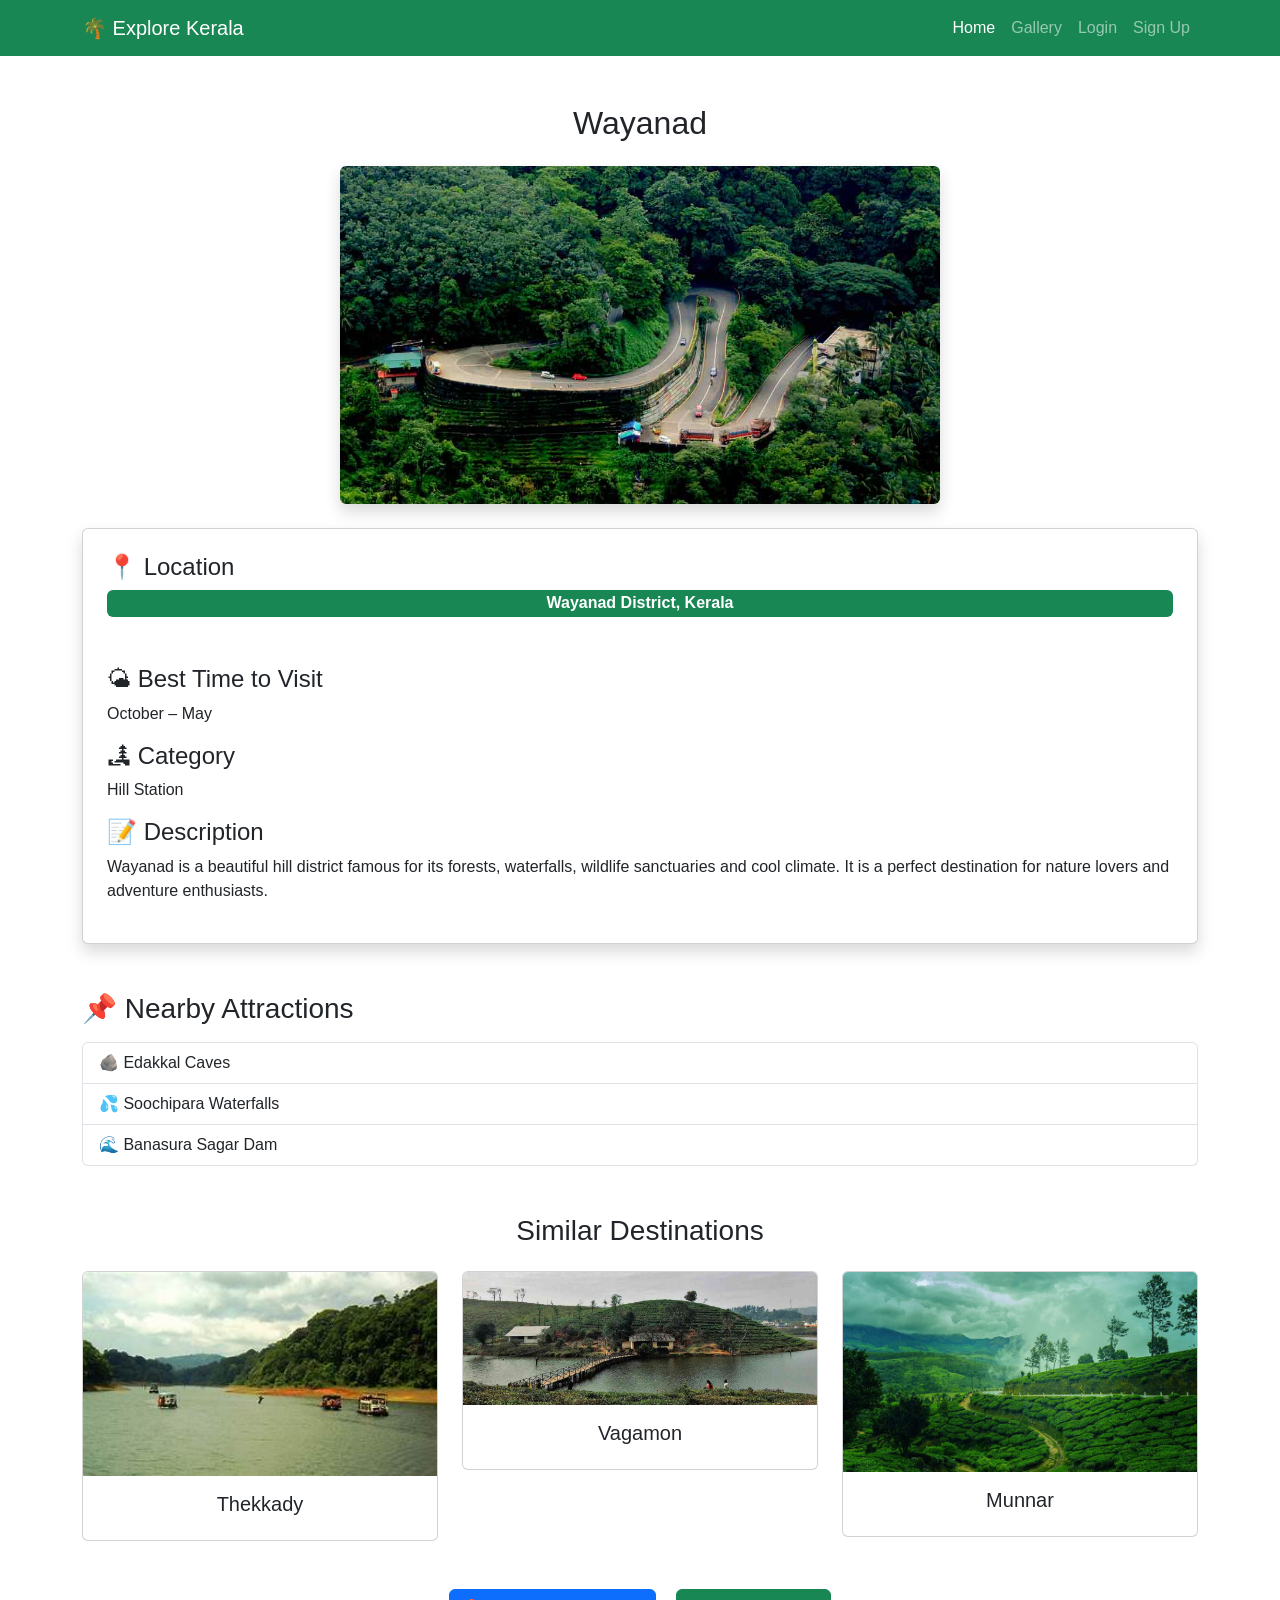
<file: wayanad.html>
<!DOCTYPE html>
<html lang="en">
<head>
  
    <meta charset="UTF-8">
    <meta name="viewport" content="width=device-width, initial-scale=1.0">
    <title>Wayanad</title>

    <link href="https://cdn.jsdelivr.net/npm/bootstrap@5.3.7/dist/css/bootstrap.min.css" rel="stylesheet">
    <link rel="stylesheet" href="css/style.css">

</head>
<body>
  <script src="https://cdn.jsdelivr.net/npm/bootstrap@5.3.7/dist/js/bootstrap.bundle.min.js"></script>
      <nav class="navbar navbar-expand-lg navbar-dark bg-success">
  <div class="container">
    <a class="navbar-brand" href="index.html">🌴 Explore Kerala</a>

    <button class="navbar-toggler" type="button" data-bs-toggle="collapse" data-bs-target="#navbarNav">
      <span class="navbar-toggler-icon"></span>
    </button>

    <div class="collapse navbar-collapse" id="navbarNav">
      <ul class="navbar-nav ms-auto">

        <li class="nav-item">
          <a class="nav-link active" href="index.html">Home</a>
        </li>

        <li class="nav-item">
          <a class="nav-link" href="gallery.html">Gallery</a>
        </li>

        <li class="nav-item">
          <a class="nav-link" href="login.html">Login</a>
        </li>

        <li class="nav-item">
          <a class="nav-link" href="signup.html">Sign Up</a>
        </li>

      </ul>
    </div>
  </div>
</nav>

<div class="container mt-5">

    <h2 class="text-center mb-4">Wayanad</h2>

    <div class="text-center">
        <img src="images/wayanad.jpg" class="img-fluid rounded shadow" width="600" alt="Munnar">
    </div>

   <div class="card shadow p-4 mt-4">

    <h4>📍 Location</h4>
    <span class="badge bg-success fs-6">
        Wayanad District, Kerala
    </span>

    <br><br>

    <h4>🌤 Best Time to Visit</h4>
    <p>October – May</p>

    <h4>🏞 Category</h4>
    <p>Hill Station</p>

    <h4>📝 Description</h4>

    <p>
        Wayanad is a beautiful hill district famous for its forests,
        waterfalls, wildlife sanctuaries and cool climate.
        It is a perfect destination for nature lovers and adventure enthusiasts.
    </p>

</div>

<h3 class="mt-5">📌 Nearby Attractions</h3>

<ul class="list-group mt-3">

    <li class="list-group-item">
        🪨 Edakkal Caves
    </li>

    <li class="list-group-item">
        💦 Soochipara Waterfalls
    </li>

    <li class="list-group-item">
        🌊 Banasura Sagar Dam
    </li>

</ul>

<h3 class="mt-5 text-center">
    Similar Destinations
</h3>

<div class="row mt-4">

    <div class="col-md-4">

        <div class="card">

            <img src="images/thekkady.jpeg" class="card-img-top">

            <div class="card-body text-center">

                <h5>Thekkady</h5>

            </div>

        </div>

    </div>

    <div class="col-md-4">

        <div class="card">

            <img src="images/vagamon.jpg" class="card-img-top">

            <div class="card-body text-center">

                <h5>Vagamon</h5>

            </div>

        </div>

    </div>

    <div class="col-md-4">

        <div class="card">

            <img src="images/munnar.jpg" class="card-img-top">

            <div class="card-body text-center">

                <h5>Munnar</h5>

            </div>

        </div>

    </div>

</div>

<div class="text-center mt-5">

    <a href="https://www.google.com/maps/search/Wayanad"
       target="_blank"
       class="btn btn-primary me-3">

        📍 View on Google Maps

    </a>

    <a href="gallery.html"
       class="btn btn-success">

        ← Back to Gallery

    </a>

</div>
</div>
</body>
</html>
</file>
<file: css/style.css>
body{
    font-family: Arial, sans-serif;
}

/* Hero Section */

.hero{
    background-image: linear-gradient(rgba(0,0,0,0.5),
    rgba(0,0,0,0.5)),
    url("../images/hero.png");

    height:90vh;

    background-size:cover;

    background-position:center;

    display:flex;

    justify-content:center;

    align-items:center;

    text-align:center;

    color:white;
}

.hero h1{

    font-size:60px;

    font-weight:bold;
}

.hero p{

    font-size:22px;

    margin-top:15px;
}

.hero .btn{

    padding:12px 30px;

    font-size:20px;
    /* 
    .navbar-brand{
        color: white !important;
        font-size: 28px;
        font-weight: bold;
    }

    .navbar-nav .nav-link{
        color: white !important;
        font-size: 18px;
        margin-left: 15px;
    }

    .navbar-nav .nav-link:hover{
        color: #d4edda !important;
    } */

.hero .btn{
    padding:12px 35px;
    border-radius:30px;
    font-weight:bold;
    transition:0.3s;
}

.hero .btn:hover{
    transform:scale(1.08);
}

.card img{
    height:220px;
    object-fit:cover;
}

.card{
    transition:0.3s;
}

.card:hover{
    transform:translateY(-8px);
}

.card{
    transition:0.3s;
}

.card:hover{
    transform:translateY(-8px);
    box-shadow:0px 8px 20px rgba(0,0,0,0.3);
}



}
</file>
